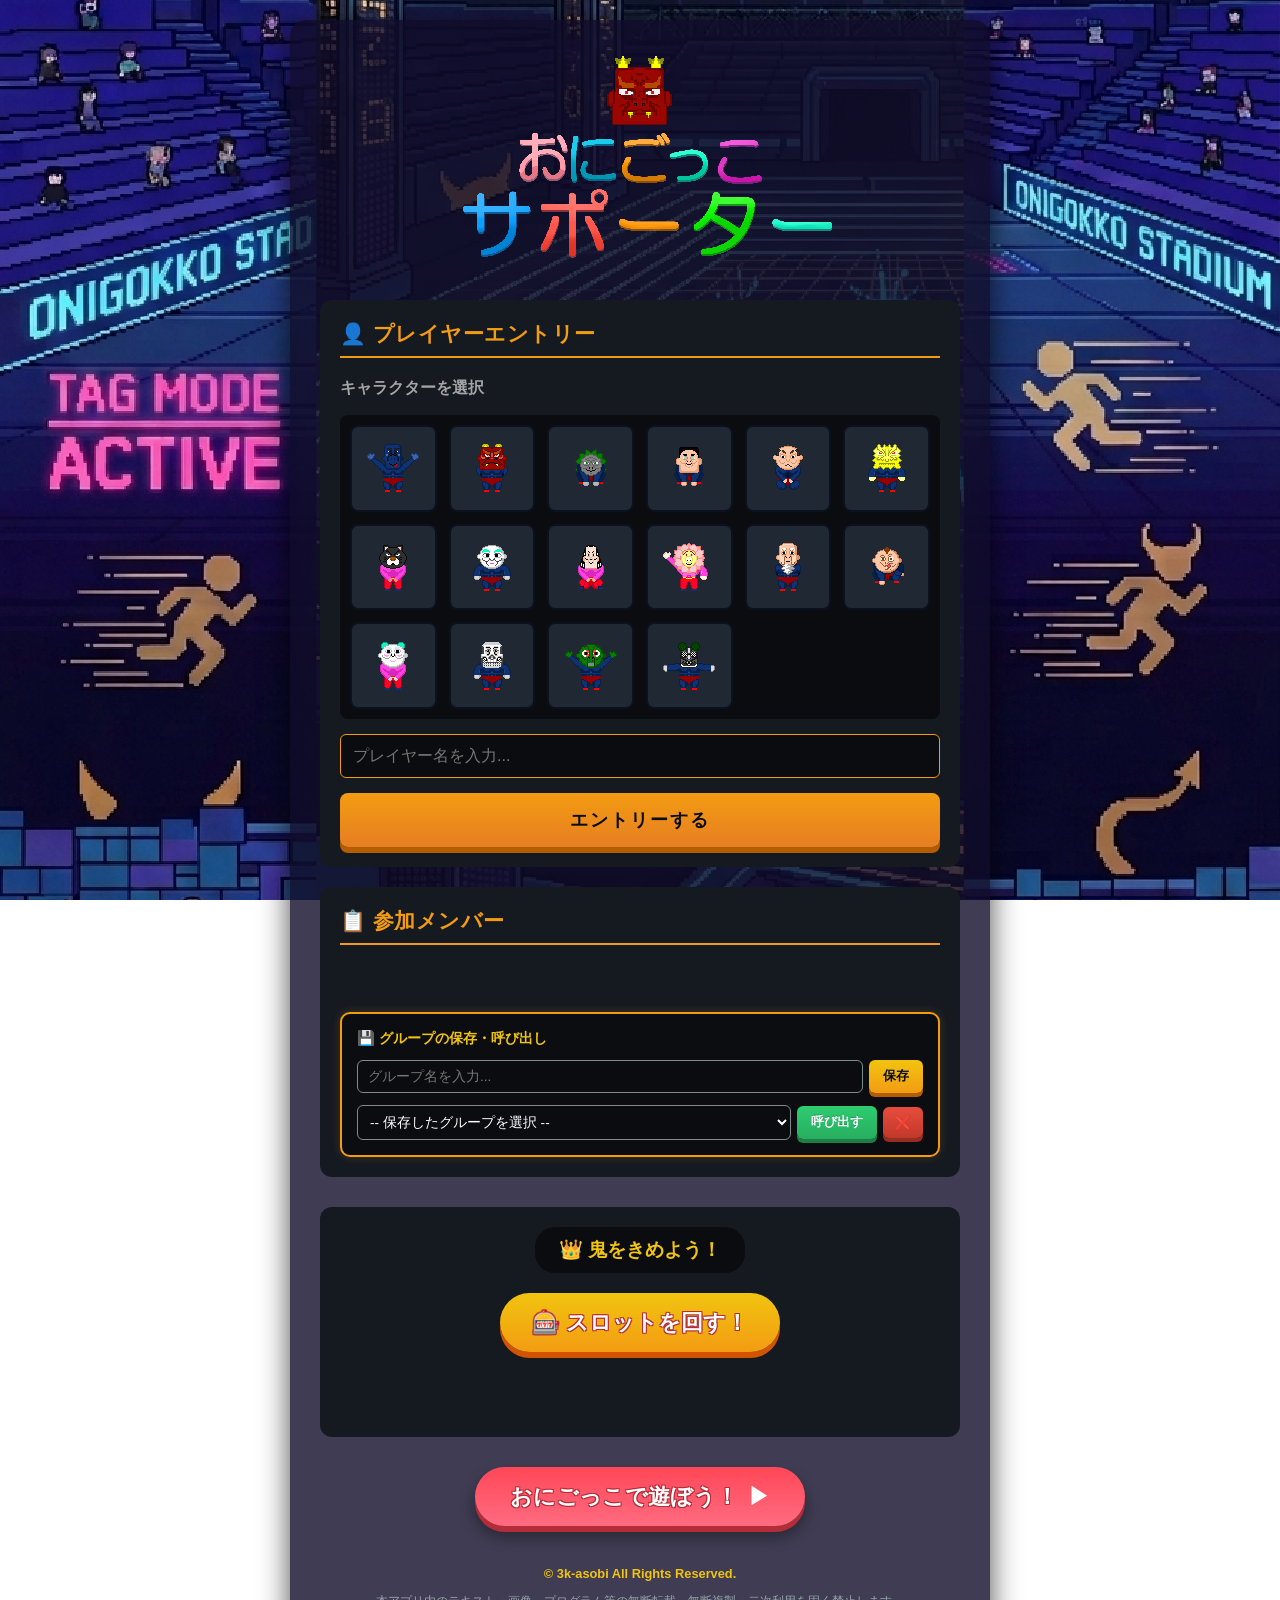
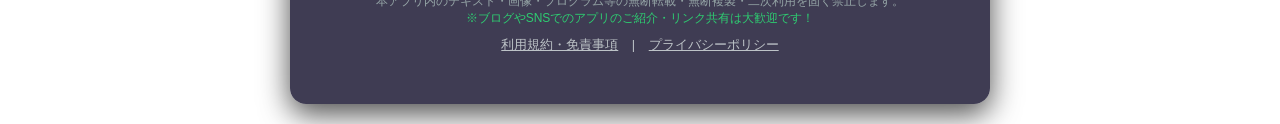
<file: index.html>
<!DOCTYPE html>
<html lang="ja">
<head>
    <link rel="icon" type="image/png" href="./favicon-96x96.png" sizes="96x96" />
    <link rel="icon" type="image/svg+xml" href="./favicon.svg" />
    <link rel="shortcut icon" href="./favicon.ico" />
    <link rel="apple-touch-icon" sizes="180x180" href="./apple-touch-icon.png" />
    <meta name="apple-mobile-web-app-title" content="おにごっこサポーター" />
    <!-- 修正後（crossorigin を追加し、読み込みエラーを完全に防止） -->
<link rel="manifest" href="./site.webmanifest" crossorigin="use-credentials" />
    <script>
  if ('serviceWorker' in navigator) {
    window.addEventListener('load', () => {
      navigator.serviceWorker.register('./sw.js')
        .then(reg => console.log('SW registered:', reg))
        .catch(err => console.log('SW registration failed:', err));
    });
  }
</script>
    <meta charset="UTF-8">
    <meta name="viewport" content="width=device-width, initial-scale=1.0">
    <title>運動遊びサポートアプリ（おにごっこ系）</title>
    <link rel="stylesheet" href="style.css">
    <style>
        /* 💾 グループ保存・呼び出しエリア用の追加スタイル（ゴールド枠パターン） */
        .group-save-box {
            background: rgba(11, 12, 16, 0.9); /* 少し深めの黒背景 */
            border: 2px solid #f39c12;         /* ゴールドの実線枠 */
            box-shadow: 0 0 10px rgba(243, 156, 18, 0.2); /* ほんのり光るエフェクト */
            padding: 15px;
            border-radius: 10px;
            margin-top: 20px;
            text-align: left;
            box-sizing: border-box;
            width: 100%;
        }
        .group-save-title {
            font-size: 0.9rem;
            color: #f1c40f;
            font-weight: bold;
            margin-bottom: 12px;
            display: flex;
            align-items: center;
            gap: 5px;
        }
        .group-input-row {
            display: flex;
            gap: 6px;
            margin-bottom: 12px;
            width: 100%;
            box-sizing: border-box;
        }
        .group-input-row input {
            flex: 1;
            min-width: 0;
            padding: 8px 10px;
            background-color: #0b0c10;
            border: 1px solid #7f8c8d;
            border-radius: 6px;
            color: white;
            font-size: 0.85rem;
            box-sizing: border-box;
        }

        /* 🖲️ 【共通】立体3Dボタンの基礎デザイン */
        .btn-3d-base {
            border: none;
            font-weight: bold;
            cursor: pointer;
            font-size: 0.8rem;
            white-space: nowrap;
            flex-shrink: 0;
            border-radius: 6px;
            transition: transform 0.05s ease, box-shadow 0.05s ease;
            position: relative;
            outline: none;
            display: inline-flex;
            align-items: center;
            justify-content: center;
        }
        /* クリック（アクティブ）したときに沈み込むアニメーション */
        .btn-3d-base:active {
            transform: translateY(3px); /* 3px下に沈む */
        }

        /* 🟨 1. 保存ボタン（ゴールド） */
        .btn-group-save {
            background: linear-gradient(180deg, #f1c40f, #f39c12);
            color: #0b0c10;
            padding: 8px 14px;
            box-shadow: 0 4px 0 #b35d00; /* 下側の厚み */
        }
        .btn-group-save:hover {
            background: linear-gradient(180deg, #f39c12, #f1c40f);
        }
        .btn-group-save:active {
            box-shadow: 0 1px 0 #b35d00;
        }

        .group-select-row {
            display: flex;
            gap: 6px;
            align-items: center;
            width: 100%;
            box-sizing: border-box;
        }
        .group-select-row select {
            flex: 1;
            min-width: 0;
            padding: 8px;
            background-color: #0b0c10;
            border: 1px solid #7f8c8d;
            border-radius: 6px;
            color: white;
            font-size: 0.85rem;
            box-sizing: border-box;
        }

        /* 🟩 2. 呼び出すボタン（グリーン） */
        .btn-group-load {
            background: linear-gradient(180deg, #2ecc71, #27ae60);
            color: white;
            padding: 8px 14px;
            box-shadow: 0 4px 0 #1e7e43;
            text-shadow: 0 -1px 0 rgba(0, 0, 0, 0.2);
        }
        .btn-group-load:hover {
            background: linear-gradient(180deg, #27ae60, #2ecc71);
        }
        .btn-group-load:active {
            box-shadow: 0 1px 0 #1e7e43;
        }

        /* 🟥 3. 削除バツボタン（レッド） */
        .btn-group-delete {
            background: linear-gradient(180deg, #e74c3c, #c0392b);
            color: white;
            padding: 8px 12px;
            box-sizing: border-box;
            box-shadow: 0 4px 0 #962d22;
        }
        .btn-group-delete:hover {
            background: linear-gradient(180deg, #c0392b, #e74c3c);
        }
        .btn-group-delete:active {
            box-shadow: 0 1px 0 #962d22;
        }

        /* 🟧 【新規】エントリーする専用 3Dメインボタン */
        .btn-entry-3d {
            width: 100%;
            padding: 15px;
            font-size: 1.1rem !important; /* 文字を少し大きく */
            letter-spacing: 2px;
            background: linear-gradient(180deg, #f39c12, #e67e22) !important; /* オレンジ系のグラデーション */
            color: #0b0c10 !important;
            box-shadow: 0 6px 0 #b35d00 !important; /* 太めの立体シャドウ */
            border-radius: 8px !important;
        }
        .btn-entry-3d:hover {
            background: linear-gradient(180deg, #e67e22, #f39c12) !important;
        }
        .btn-entry-3d:active {
            transform: translateY(5px) !important; /* 大きめボタンなので多めに沈ませる */
            box-shadow: 0 1px 0 #b35d00 !important;
        }

        /* 📜 利用規約・プライバシーポリシー用モーダル表示スタイル */
        .modal-overlay {
            display: none;
            position: fixed;
            top: 0;
            left: 0;
            width: 100vw;
            height: 100vh;
            background: rgba(0, 0, 0, 0.85);
            z-index: 2000;
            justify-content: center;
            align-items: center;
            padding: 20px;
            box-sizing: border-box;
        }
        .modal-body {
            background: #1e272e;
            border: 3px solid #f1c40f;
            border-radius: 15px;
            max-width: 550px;
            width: 100%;
            padding: 20px;
            box-shadow: 0 10px 30px rgba(0,0,0,0.8);
            text-align: left;
            max-height: 80vh;
            overflow-y: auto;
            color: #ecf0f1;
            font-size: 0.9rem;
            line-height: 1.6;
            box-sizing: border-box;
        }
        .modal-body h2 {
            color: #f1c40f;
            text-align: center;
            margin-top: 0;
            margin-bottom: 15px;
            font-size: 1.4rem;
        }
        .modal-body h3 {
            color: #2ecc71;
            font-size: 1.05rem;
            margin-top: 15px;
            margin-bottom: 5px;
            border-left: 4px solid #2ecc71;
            padding-left: 8px;
        }
        .modal-body ul {
            padding-left: 20px;
            margin: 5px 0;
        }
        .modal-body a {
            color: #3498db;
            text-decoration: underline;
        }
    </style>
</head>
<body>
    <div id="app">
        <!-- 🛠️ タイトルロゴ -->
        <h1 class="logo-container">
            <img src="title-logo.png" alt="おにごっこサポーター" class="main-title-logo">
        </h1>
        
        <!-- 1. キャラクターエントリーエリア -->
        <div class="setup-section">
            <h2>👤 プレイヤーエントリー</h2>
            
            <h3>キャラクターを選択</h3>
            <div class="char-grid" id="char-grid"></div>

            <!-- 名前入力欄 -->
            <div class="input-group" style="margin-top: 15px; margin-bottom: 15px;">
                <input type="text" id="player-name" placeholder="プレイヤー名を入力...">
            </div>

            <!-- エントリーするボタン -->
            <button id="btn-entry" class="btn-3d-base btn-entry-3d">エントリーする</button>
        </div>

        <!-- 🔴 3. 登録済みプレイヤー一覧 -->
        <div class="players-section" style="margin-top: 20px;">
            <h2>📋 参加メンバー</h2>
            
            <div class="player-list" id="player-list" style="box-sizing: border-box; width: 100%; padding: 15px;">
                <!-- JavaScriptから動的にプレイヤー追加 -->
            </div>

            <!-- 💾 グループ保存・呼び出し機能エリア（ゴールド枠×深め背景） -->
            <div class="group-save-box">
                <div class="group-save-title">💾 グループの保存・呼び出し</div>
                
                <!-- 新規保存 -->
                <div class="group-input-row">
                    <input type="text" id="group-name-input" placeholder="グループ名を入力...">
                    <button class="btn-3d-base btn-group-save" onclick="saveCurrentGroup()">保存</button>
                </div>
                
                <!-- 呼び出しと削除 -->
                <div class="group-select-row">
                    <select id="group-select">
                        <option value="">-- 保存したグループを選択 --</option>
                    </select>
                    <button class="btn-3d-base btn-group-load" onclick="loadSelectedGroup()">呼び出す</button>
                    <button class="btn-3d-base btn-group-delete" onclick="deleteSelectedGroup()" title="削除">❌</button>
                </div>
            </div>
        </div>

        <!-- 2. オニ選出エリア -->
        <div class="oni-section" style="margin-top: 30px; text-align: center;">
            <p>👑 鬼をきめよう！</p>
            <button type="button" id="btn-open-slot" class="btn-next-step" style="background: linear-gradient(180deg, #f1c40f, #f39c12); box-shadow: 0px 6px 0px #d35400; white-space: nowrap; display: inline-flex; align-items: center; justify-content: center; gap: 8px;">
                <span>🎰 スロットを回す！</span>
            </button>
            <div id="oni-result" class="oni-result-box" style="margin-top: 15px;"></div>
        </div>

        <!-- 🎮 次の画面へ進むボタンエリア -->
        <div class="navigation-area" id="nav-to-selection">
            <button type="button" class="btn-next-step" onclick="localStorage.setItem('selectedGameType', 'normal'); location.href='game.html';">
                <span>おにごっこで遊ぼう！</span>
                <i class="arrow-icon">▶</i>
            </button>
        </div>

        <!-- 🏃‍♂️ おにごっこ種類選択エリア（最初は非表示） -->
        <div class="game-selection-section" id="game-selection-section" style="display: none;">
            <h2>🏃‍♂️ おにごっこをはじめよう！</h2>
            
            <div class="game-card-grid">
                <!-- おにごっこのみ保持 -->
                <div class="game-card">
                    <div class="game-card-icon">🏃‍♂️</div>
                    <h3>おにごっこ</h3>
                    <p>鬼にタッチされないように、コート内を全力でかけまわろう！</p>
                    <button class="select-game-btn" onclick="localStorage.setItem('selectedGameType', 'normal'); location.href='game.html';">これであそぶ！</button>
                </div>
            </div>

            <!-- もどるボタン -->
            <button type="button" class="btn-back" onclick="goBackToEntry()">⬅ エントリー画面にもどる</button>
        </div>

        <!-- 🦶 フッター（著作権表記・利用規約・プライバシーポリシー リンク） -->
<footer style="margin-top: 40px; margin-bottom: 20px; text-align: center; font-size: 0.8rem; color: #bdc3c7;">
    <p style="margin-bottom: 8px; font-weight: bold; color: #f1c40f;">© 3k-asobi All Rights Reserved.</p>
    <p style="margin-bottom: 10px; font-size: 0.75rem; color: #95a5a6; line-height: 1.4;">
        本アプリ内のテキスト・画像・プログラム等の無断転載・無断複製・二次利用を固く禁止します。<br>
        <span style="color: #2ecc71;">※ブログやSNSでのアプリのご紹介・リンク共有は大歓迎です！</span>
    </p>
    <div>
        <a href="#" onclick="openLegalModal('modal-terms'); return false;" style="color: #bdc3c7; text-decoration: underline; margin: 0 10px;">利用規約・免責事項</a> | 
        <a href="#" onclick="openLegalModal('modal-privacy'); return false;" style="color: #bdc3c7; text-decoration: underline; margin: 0 10px;">プライバシーポリシー</a>
    </div>
</footer>

    </div>

    <!-- 📜 利用規約・免責事項 モーダル -->
    <div id="modal-terms" class="modal-overlay">
        <div class="modal-body">
            <h2>利用規約・免責事項</h2>
            
            <h3>1. 安全管理および免責事項</h3>
            <ul>
                <li>本アプリケーション（以下「本アプリ」）はおにごっこ等の運動遊びをサポートするためのタイマー・進行補助ツールです。</li>
                <li>プレイする際は、周囲の状況や安全を十分確認し、怪我のないよう各自の責任においてご使用ください。</li>
                <li>本アプリの使用中に発生した事故、怪我、トラブル、端末の破損、紛失等について、制作者は一切の責任を負いかねます。</li>
            </ul>

            <h3>2. 禁止事項</h3>
            <ul>
                <li>本アプリのプログラムや素材の不正な再配布、無断での商用転用、リバースエンジニアリング等を禁止します。</li>
            </ul>

            <h3>3. 使用音源素材の権利表記</h3>
            <p>本アプリ内で使用している音声素材の著作権は、以下の提供元サイト様に帰属します。</p>
            <ul>
                <li>BGM素材: <a href="https://amachamusic.chagasi.com/" target="_blank" rel="noopener">甘茶の音楽工房</a></li>
                <li>効果音素材: <a href="https://taira-komori.net/" target="_blank" rel="noopener">小森平の使い方</a></li>
            </ul>

            <h3>4. サービスの変更・停止</h3>
            <ul>
                <li>本アプリは予告なく内容の変更、更新、または公開の停止を行う場合があります。</li>
            </ul>

            <button class="btn-3d-base btn-entry-3d" style="margin-top: 20px; padding: 10px !important; font-size: 0.95rem !important;" onclick="closeLegalModal('modal-terms')">閉じる</button>
        </div>
    </div>

    <!-- 🔒 プライバシーポリシー モーダル -->
    <div id="modal-privacy" class="modal-overlay">
        <div class="modal-body">
            <h2>プライバシーポリシー</h2>
            
            <h3>1. 個人情報の収集・利用について</h3>
            <p>本アプリでは、ユーザーの個人情報（氏名、電話番号、メールアドレス、位置情報等）をサーバー等へ送信・収集することは一切ありません。</p>

            <h3>2. データの保存方法</h3>
            <p>登録されたプレイヤー名や保存したグループ情報、ゲームの履歴データは、お使いの端末（ブラウザの LocalStorage 機能）内にのみローカル保存されます。第三者にデータが共有・送信されることはありません。</p>

            <h3>3. データの消去方法</h3>
            <p>保存されたデータは、お使いのブラウザの閲覧履歴やサイトデータを消去することで、いつでも完全に削除することができます。</p>

            <button class="btn-3d-base btn-entry-3d" style="margin-top: 20px; padding: 10px !important; font-size: 0.95rem !important;" onclick="closeLegalModal('modal-privacy')">閉じる</button>
        </div>
    </div>

    <div id="flash-screen" class="flash-effect"></div>

    <!-- ⚙️ モーダル制御用インラインJS -->
    <script>
        function openLegalModal(id) {
            document.getElementById(id).style.display = 'flex';
        }
        function closeLegalModal(id) {
            document.getElementById(id).style.display = 'none';
        }
    </script>
    <script src="app.js"></script>
</body>
</html>
</file>
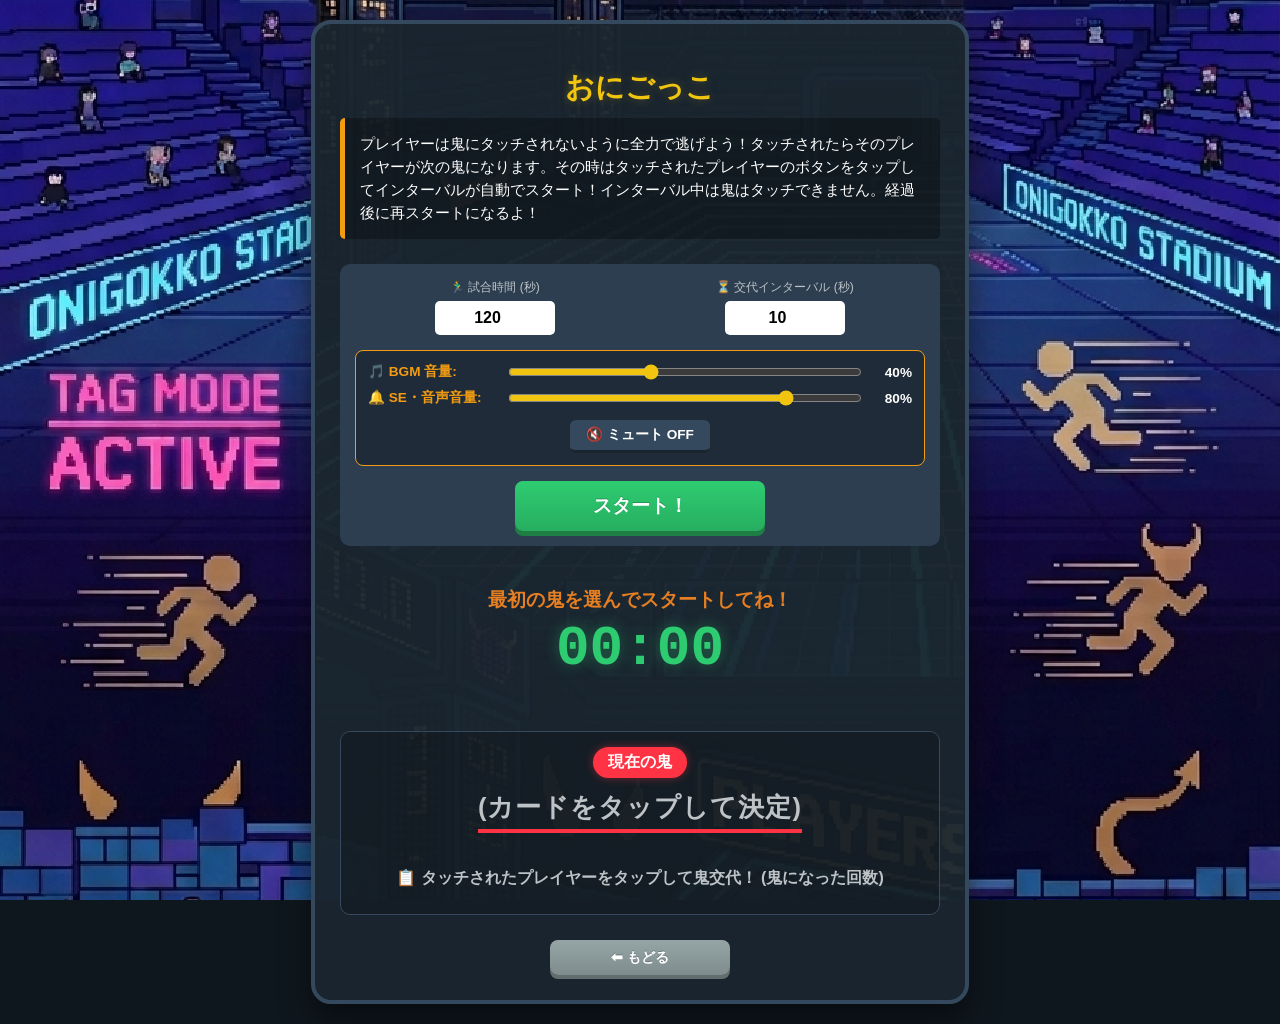
<file: game.html>
<!DOCTYPE html>
<html lang="ja">
<head>
    <meta charset="UTF-8">
    <meta name="viewport" content="width=device-width, initial-scale=1.0">
    <title>プレイサポートルーム 🏃‍♂️</title>
    <link rel="stylesheet" href="style.css">
    <style>
        body {
            background-color: #0f171e;
            color: #ffffff;
            font-family: 'Helvetica Neue', Arial, sans-serif;
            display: flex;
            justify-content: center;
            align-items: center;
            min-height: 100vh;
            margin: 0;
            padding: 20px;
            box-sizing: border-box;
        }
        .game-container {
            background: rgba(26, 37, 47, 0.95);
            border: 4px solid #34495e;
            border-radius: 20px;
            padding: 25px;
            box-shadow: 0 15px 30px rgba(0,0,0,0.5);
            max-width: 600px;
            width: 100%;
            text-align: center;
            position: relative;
        }
        .game-title {
            color: #f1c40f;
            font-size: 1.8rem;
            margin-bottom: 10px;
            text-shadow: 0 0 10px rgba(241, 196, 15, 0.3);
        }
        .rule-box {
            background: rgba(0,0,0,0.3);
            border-left: 5px solid #f39c12;
            padding: 15px;
            border-radius: 5px;
            text-align: left;
            margin-bottom: 25px;
            font-size: 0.95rem;
            line-height: 1.5;
        }
        .setup-box {
            background: #2c3e50;
            padding: 15px;
            border-radius: 10px;
            margin-bottom: 20px;
        }
        .settings-grid {
            display: grid;
            grid-template-columns: 1fr 1fr;
            gap: 10px;
            margin-bottom: 15px;
            align-items: flex-end;
        }
        .setting-item label {
            display: block;
            font-size: 0.75rem;
            color: #bdc3c7;
            margin-bottom: 5px;
            white-space: nowrap;
            text-align: center;
        }
        .setting-item input {
            width: 100%;
            max-width: 120px;
            margin: 0 auto;
            display: block;
            padding: 8px 4px;
            border-radius: 5px;
            border: none;
            text-align: center;
            font-size: 1rem;
            font-weight: bold;
            box-sizing: border-box;
        }
        
        /* 🔊 音設定パネル用のスタイル */
        .sound-settings-box {
            background: rgba(0, 0, 0, 0.3);
            border: 1px solid #f39c12;
            padding: 12px;
            border-radius: 8px;
            margin-bottom: 15px;
        }
        .sound-setting-row {
            display: flex;
            align-items: center;
            justify-content: space-between;
            margin-bottom: 8px;
            font-size: 0.85rem;
        }
        .sound-setting-row:last-child {
            margin-bottom: 0;
            justify-content: center;
        }
        .sound-setting-row label {
            color: #f39c12;
            font-weight: bold;
            width: 130px; /* 💡 ラベル幅を広げて重なりを解消 */
            white-space: nowrap;
            text-align: left;
            flex-shrink: 0;
        }
        .sound-setting-row input[type="range"] {
            flex: 1;
            margin: 0 10px;
            accent-color: #f1c40f;
            cursor: pointer;
            min-width: 0;
        }
        .sound-val-text {
            color: #fff;
            width: 40px;
            text-align: right;
            font-weight: bold;
            flex-shrink: 0;
        }
        .btn-mute-3d {
            background: #34495e;
            color: #fff;
            border: none;
            border-bottom: 3px solid #1a252f;
            padding: 6px 16px;
            border-radius: 6px;
            cursor: pointer;
            font-size: 0.85rem;
            font-weight: bold;
            margin-top: 5px;
        }
        .btn-mute-3d:active {
            transform: translateY(2px);
            border-bottom-width: 1px;
        }

        .status-container {
            display: flex;
            flex-direction: column;
            align-items: center;
            justify-content: center;
            margin: 20px 0;
            min-height: 140px;
            width: 100%;
        }
        .timer-status-top {
            font-size: 1.2rem;
            color: #e67e22;
            font-weight: bold;
            line-height: 1.3;
        }
        .timer-display {
            font-size: 3.5rem;
            font-weight: 900;
            color: #2ecc71;
            margin: 8px 0;
            font-family: monospace;
            text-shadow: 0 0 15px rgba(46, 204, 113, 0.4);
            line-height: 1;
        }
        .timer-status-bottom {
            font-size: 1.2rem;
            color: #e67e22;
            font-weight: bold;
            line-height: 1.3;
        }

        .btn-3d-base {
            border: none;
            font-weight: bold;
            cursor: pointer;
            border-radius: 8px;
            transition: transform 0.05s ease, box-shadow 0.05s ease;
            position: relative;
            outline: none;
            display: inline-flex;
            align-items: center;
            justify-content: center;
        }
        .btn-3d-base:active {
            transform: translateY(4px) !important;
        }

        .btn-start-3d {
            background: linear-gradient(180deg, #2ecc71, #27ae60);
            color: white;
            padding: 12px 30px;
            font-size: 1.2rem;
            width: 100%;
            max-width: 250px;
            box-shadow: 0 5px 0 #1e7e43;
            text-shadow: 0 -1px 0 rgba(0, 0, 0, 0.2);
        }
        .btn-start-3d:hover {
            background: linear-gradient(180deg, #27ae60, #2ecc71);
        }
        .btn-start-3d:active {
            box-shadow: 0 1px 0 #1e7e43 !important;
        }

        .btn-start-3d.stop {
            background: linear-gradient(180deg, #e74c3c, #c0392b) !important;
            box-shadow: 0 5px 0 #962d22 !important;
        }
        .btn-start-3d.stop:hover {
            background: linear-gradient(180deg, #c0392b, #e74c3c) !important;
        }
        .btn-start-3d.stop:active {
            box-shadow: 0 1px 0 #962d22 !important;
        }

        .btn-back-3d {
            background: linear-gradient(180deg, #95a5a6, #7f8c8d);
            color: white;
            padding: 8px 20px;
            font-size: 0.9rem;
            width: 100%;
            max-width: 180px;
            box-shadow: 0 4px 0 #626d6e;
            text-shadow: 0 -1px 0 rgba(0, 0, 0, 0.2);
        }
        .btn-back-3d:hover {
            background: linear-gradient(180deg, #7f8c8d, #95a5a6);
        }
        .btn-back-3d:active {
            box-shadow: 0 1px 0 #626d6e !important;
        }

        .oni-management-box {
            margin-top: 25px;
            background: rgba(0,0,0,0.2);
            padding: 15px;
            border-radius: 10px;
            border: 1px solid #34495e;
        }
        .current-oni-badge {
            background: #ff3344;
            color: white;
            padding: 5px 15px;
            border-radius: 20px;
            font-weight: bold;
            display: inline-block;
            margin-bottom: 12px;
            box-shadow: 0 0 10px rgba(255,51,68,0.4);
        }
        .current-oni-display-wrapper {
            display: inline-block;
            padding-bottom: 4px;
            border-bottom: 4px solid #ff3344;
            margin-bottom: 15px;
            min-width: 140px;
        }
        .member-counter-grid {
            display: grid;
            grid-template-columns: repeat(auto-fill, minmax(110px, 1fr));
            gap: 10px;
            margin-top: 10px;
        }
        .counter-card {
            background: #1a252f;
            border: 2px solid #34495e;
            border-radius: 8px;
            padding: 8px;
            text-align: center;
            cursor: pointer;
            position: relative;
        }
        .counter-card.is-oni {
            border-color: #ff3344;
            background: rgba(255, 51, 68, 0.1);
        }
        
        .counter-count {
            font-size: 1.2rem;
            font-weight: bold;
            color: #f1c40f;
            margin-top: 3px;
            display: block;
        }

        .count-number {
            display: inline-block;
            border-bottom: 3px solid #f1c40f !important;
            padding-bottom: 1px;
            line-height: 1;
        }

        .result-overlay {
            display: none;
            position: fixed;
            top: 0;
            left: 0;
            width: 100vw;
            height: 100vh;
            background: rgba(0, 0, 0, 0.85);
            z-index: 1000;
            justify-content: center;
            align-items: center;
            padding: 20px;
            box-sizing: border-box;
        }
        .result-modal {
            background: #1e272e;
            border: 4px solid #f1c40f;
            border-radius: 20px;
            max-width: 500px;
            width: 100%;
            padding: 25px;
            box-shadow: 0 10px 30px rgba(0, 0, 0, 0.8);
            text-align: center;
            animation: popIn 0.3s ease-out;
            max-height: 90vh;
            overflow-y: auto;
        }
        @keyframes popIn {
            0% { transform: scale(0.9); opacity: 0; }
            100% { transform: scale(1); opacity: 1; }
        }
        .result-title {
            color: #f1c40f;
            font-size: 1.8rem;
            margin-top: 0;
            margin-bottom: 20px;
            text-shadow: 0 0 10px rgba(241, 196, 15, 0.5);
        }
        .result-winners {
            background: rgba(46, 204, 113, 0.1);
            border: 2px solid #2ecc71;
            padding: 12px;
            border-radius: 10px;
            margin-bottom: 12px;
            display: flex;
            flex-direction: column;
            align-items: center;
        }
        .winner-names {
            font-size: 1.3rem;
            font-weight: bold;
            color: #2ecc71;
            margin-top: 5px;
            display: inline-block;
            text-align: left;
            word-break: break-all;
            max-width: 100%;
        }
        .result-mvp {
            background: rgba(241, 196, 15, 0.15);
            border: 2px solid #f1c40f;
            padding: 15px;
            border-radius: 10px;
            margin-bottom: 20px;
            display: flex;
            flex-direction: column;
            align-items: center;
        }
        .mvp-names {
            font-size: 1.7rem;
            font-weight: bold;
            color: #f1c40f;
            margin-top: 5px;
            text-shadow: 0 0 8px rgba(241, 196, 15, 0.4);
            display: inline-block;
            text-align: left;
            word-break: break-all;
            max-width: 100%;
        }
        .result-section-title {
            font-size: 1.1rem;
            color: #bdc3c7;
            margin-top: 15px;
            margin-bottom: 8px;
            text-align: left;
            border-left: 4px solid #34495e;
            padding-left: 8px;
        }
        .history-list {
            background: rgba(0, 0, 0, 0.3);
            padding: 12px;
            border-radius: 8px;
            text-align: left;
            font-size: 0.95rem;
            line-height: 1.6;
            margin-bottom: 15px;
            word-wrap: break-word;
        }
        .history-step {
            display: inline-block;
            background: #c0392b;
            color: white;
            padding: 2px 8px;
            border-radius: 4px;
            font-size: 0.85rem;
            margin: 3px;
        }
        .history-arrow {
            color: #bdc3c7;
            font-weight: bold;
            margin: 0 2px;
        }
        .result-scores {
            background: rgba(0, 0, 0, 0.3);
            padding: 12px;
            border-radius: 8px;
            margin-bottom: 25px;
        }
        .score-row {
            display: flex;
            justify-content: space-between;
            padding: 6px 0;
            border-bottom: 1px dashed #34495e;
            font-size: 0.95rem;
        }
        .score-row:last-child {
            border-bottom: none;
        }
    </style>
    <script src="game-common.js" defer></script>
    <script src="game-normal.js" defer></script>
</head>
<body>

    <!-- 🎵 BGM用オーディオタグ -->
    <audio id="bgm-horror" src="horror-bgm.mp3" loop preload="auto"></audio>
    
    <!-- 🔊 カウントダウン効果音用オーディオタグ -->
    <audio id="se-count" src="interval-count.mp3" preload="auto"></audio>

    <div class="game-container">
        <h1 id="game-title" class="game-title">おにごっこ</h1>
        
        <div id="rule-box" class="rule-box"></div>

        <div id="setup-box" class="setup-box">
            <div class="settings-grid">
                <div class="setting-item">
                    <label>🏃‍♂️ 試合時間 (秒)</label>
                    <input type="number" id="input-game-time" value="180" min="10">
                </div>
                <div class="setting-item">
                    <label>⏳ 交代インターバル (秒)</label>
                    <input type="number" id="input-interval-time" value="10" min="0">
                </div>
            </div>

            <!-- 🔊 音声・音量設定パネル -->
            <div class="sound-settings-box">
                <div class="sound-setting-row">
                    <label for="bgm-volume">🎵 BGM 音量:</label>
                    <input type="range" id="bgm-volume" min="0" max="1" step="0.05" value="0.4">
                    <span id="bgm-volume-val" class="sound-val-text">40%</span>
                </div>
                <div class="sound-setting-row">
                    <label for="se-volume">🔔 SE・音声音量:</label>
                    <input type="range" id="se-volume" min="0" max="1" step="0.05" value="0.8">
                    <span id="se-volume-val" class="sound-val-text">80%</span>
                </div>
                <div class="sound-setting-row">
                    <button id="btn-mute-toggle" class="btn-mute-3d">🔇 ミュート OFF</button>
                </div>
            </div>

            <button id="btn-start" class="btn-3d-base btn-start-3d" onclick="toggleGame()">スタート！</button>
        </div>

        <div class="status-container">
            <div class="timer-status-top" id="timer-status-top">最初の鬼を選んでスタートしてね！</div>
            <div class="timer-display" id="timer-display">00:00</div>
            <div class="timer-status-bottom" id="timer-status-bottom"></div>
        </div>

        <div class="oni-management-box">
            <div>
                <span class="current-oni-badge">現在の鬼</span><br>
                <div class="current-oni-display-wrapper">
                    <div id="current-oni-name" style="font-size: 1.6rem; font-weight: bold; color: #ff3344; letter-spacing: 1px;">
                        (下のカードをタップして決定)
                    </div>
                </div>
            </div>
            
            <h3 style="font-size: 1rem; color: #bdc3c7; margin-top: 20px; margin-bottom: 5px;">
                📋 タッチされたプレイヤーをタップして鬼交代！ (鬼になった回数)
            </h3>
            <div id="counter-grid" class="member-counter-grid"></div>
        </div>

        <button type="button" class="btn-3d-base btn-back-3d" style="margin-top: 25px;" onclick="location.href='index.html'">
            ⬅ もどる
        </button>
    </div>

    <div id="result-overlay" class="result-overlay">
        <div class="result-modal">
            <h2 class="result-title">🏆 結果発表 🏆</h2>
            
            <div class="result-winners" style="padding: 15px;">
                <div style="font-size: 1.1rem; color: #2ecc71; font-weight: bold; margin-bottom: 2px;">🏃‍♂️ 逃げ切り勝者</div>
                <div style="font-size: 0.8rem; color: #27ae60; margin-bottom: 10px;">（最後の鬼以外の全員）</div>
                
                <div style="border-top: 2px dashed rgba(46, 204, 113, 0.4); margin: 0 15px 12px 15px; width: 90%;"></div>
                
                <div id="result-winner-names" class="winner-names" style="font-size: 1.5rem;">-</div>
            </div>

            <div class="result-mvp" style="padding: 15px;">
                <div style="font-size: 1.1rem; color: #f1c40f; font-weight: bold; margin-bottom: 2px;">👑 最優秀逃げ切り賞</div>
                <div style="font-size: 0.8rem; color: #f39c12; margin-bottom: 10px;">（最も鬼になった回数が少ない！）</div>
                
                <div style="border-top: 2px dashed rgba(241, 196, 15, 0.4); margin: 0 15px 12px 15px; width: 90%;"></div>
                
                <div id="result-mvp-names" class="mvp-names" style="font-size: 1.7rem;">-</div>
            </div>

            <div class="result-section-title">📜 鬼になった順番（歴史）</div>
            <div id="result-history" class="history-list"></div>

            <div class="result-section-title">📊 鬼になった回数</div>
            <div id="result-scores" class="result-scores"></div>

            <button class="btn-3d-base btn-start-3d" style="max-width: 200px;" onclick="closeResultModal()">閉じる</button>
        </div>
    </div>

</body>
</html>
</file>
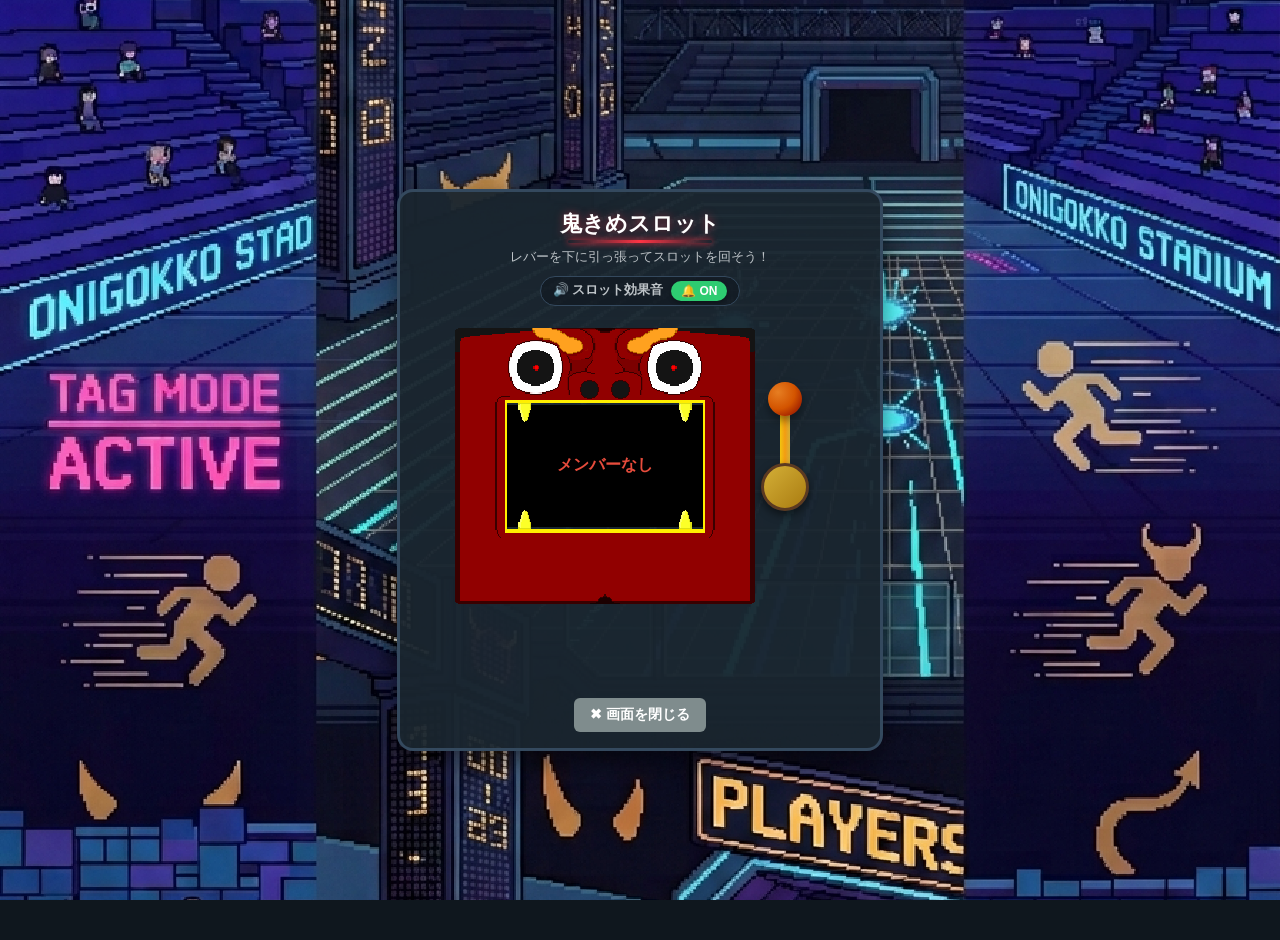
<file: slot.html>
<!DOCTYPE html>
<html lang="ja">
<head>
    <meta charset="UTF-8">
    <meta name="viewport" content="width=device-width, initial-scale=1.0">
    <title>鬼きめスロットマシン 🎰</title>
    <link rel="stylesheet" href="style.css">
    <style>
        /* スロット画面専用の調整 */
        body {
            display: flex;
            justify-content: center;
            align-items: center;
            min-height: 100vh;
            margin: 0;
            background-color: #0f171e;
            color: #ffffff;
            font-family: sans-serif;
        }
        .slot-page-container {
            text-align: center;
            background: rgba(26, 37, 47, 0.95);
            border: 3px solid #34495e;
            border-radius: 16px;
            padding: 16px 20px; /* パディングを削減してコンパクト化 */
            box-shadow: 0 10px 25px rgba(0,0,0,0.5);
            max-width: 440px;   /* 幅を少しキュッと絞る */
            width: 90%;
        }
        
        /* 👑 タイトルエリア */
        .slot-page-title {
            color: #ffffff;
            font-size: 1.4rem; /* サイズ調整 */
            margin: 0 0 4px 0;
            display: inline-block;
            position: relative;
            padding-bottom: 4px;
            font-weight: 900;
            text-shadow: 0 0 8px rgba(255, 51, 68, 0.5);
        }
        .slot-page-title::after {
            content: "";
            position: absolute;
            left: 5%;
            bottom: 0;
            width: 90%;
            height: 3px;
            background: linear-gradient(90deg, transparent, #ff3344, transparent);
            box-shadow: 0 0 6px #ff3344;
            border-radius: 2px;
        }

        /* 🎛️ 音 ON / OFF スイッチパネル（超コンパクト仕様） */
        .sound-toggle-panel {
            background: rgba(15, 23, 30, 0.6);
            border: 1px solid #34495e;
            border-radius: 20px;
            padding: 4px 12px;  /* 上下左右の余白を最小に */
            margin: 10px auto 12px auto;
            display: inline-flex; /* 幅を中身にフィットさせる */
            align-items: center;
            justify-content: center;
            gap: 8px;
        }
        .sound-label {
            font-size: 0.8rem;
            font-weight: bold;
            color: #bdc3c7;
        }
        .btn-sound-toggle {
            background: #2ecc71;
            color: white;
            border: none;
            padding: 3px 10px; /* ボタンサイズ縮小 */
            border-radius: 12px;
            font-size: 0.75rem;
            font-weight: bold;
            cursor: pointer;
            transition: all 0.2s ease;
            box-shadow: 0 2px 4px rgba(0,0,0,0.3);
        }
        /* OFF（ミュート）時のスタイル */
        .btn-sound-toggle.is-off {
            background: #e74c3c;
        }

        /* 📦 宝箱のコンテナ */
        .treasure-chest-container {
            position: relative;
            display: inline-block;
            width: 100%;
            max-width: 300px; 
            margin: 0 -15px;
        }

        .chest-image-bg {
            width: 100%;
            height: auto;
            display: block;
        }

        .slot-window-wrapper {
            position: absolute;
            top: 28%;       
            left: 50%;
            transform: translateX(-50%);
            width: 68%;       
            height: 44%;      
            overflow: hidden;
            z-index: 2;
        }

        .slot-window {
            width: 100%;
            height: 100%;
            display: flex;
            justify-content: center;
            align-items: center;
            background: #000000;
            position: relative;
        }

        .slot-window::before {
            content: "";
            position: absolute;
            left: 0;
            width: 100%;
            height: 60%;
            top: 20%;
            background-color: #ffffff;
            border-top: 4px solid #000000;
            border-bottom: 4px solid #000000;
            box-sizing: border-box;
            display: none;
            z-index: 1;
        }

        @keyframes reelMove {
            0% { transform: translateY(-6px); }
            100% { transform: translateY(6px); }
        }

        .slot-window.spinning::before {
            display: block;
            animation: reelMove 0.06s linear infinite alternate;
        }

        .slot-reel {
            display: flex;
            flex-direction: column;
            width: 100%;
            height: 100%;
            justify-content: center;
            align-items: center;
            position: relative;
            z-index: 3;
        }

        .slot-inner-container {
            display: flex !important;
            flex-direction: column !important; 
            align-items: center !important;
            justify-content: center !important;
            text-align: center;
            width: 100%;
        }

        .char-card {
            background-color: #ffffff;
            padding: 6px;
            border-radius: 8px;
            display: flex;
            flex-direction: column;
            align-items: center;
            justify-content: center;
            box-sizing: border-box;
            width: 110px;
            height: 90px;
        }

        .char-card-name {
            font-weight: bold;
            font-size: 0.95rem;
            margin-top: 4px;
            line-height: 1.2;
        }

        .oni-result-box {
            font-size: 1rem; 
            font-weight: 900;
            color: #ffffff; 
            margin: 12px auto 8px auto;
            padding: 8px 18px;
            background: linear-gradient(145deg, #2c1114, #120507);
            border: 2px solid #ff3344;
            border-radius: 50px; 
            box-shadow: 0 0 15px rgba(255, 51, 68, 0.2);
            display: inline-flex;
            align-items: center;
            justify-content: center;
            opacity: 0;
            transform: scale(0.9);
            transition: all 0.5s cubic-bezier(0.175, 0.885, 0.32, 1.275); 
            white-space: nowrap;          
            max-width: 95%;               
            box-sizing: border-box;       
            overflow: hidden;             
            letter-spacing: 0.05em;
        }

        .oni-result-box.show {
            opacity: 1;
            transform: scale(1);
            text-shadow: 0 0 6px rgba(255, 51, 68, 0.4);
            box-shadow: 0 0 20px rgba(255, 51, 68, 0.6), inset 0 0 10px rgba(255, 51, 68, 0.3);
            border-color: #ff3344;
        }

        .oni-result-name {
            color: #ffff00; 
            font-size: 1.15rem;
            padding: 0 4px; 
            font-weight: 900;
            text-shadow: 0 0 8px rgba(255, 255, 0, 0.8);
            display: inline-block;
        }

        .btn-close {
            background: #7f8c8d;
            color: white;
            border: none;
            padding: 8px 16px;
            border-radius: 6px;
            font-size: 0.85rem;
            font-weight: bold;
            cursor: pointer;
            margin-top: 10px;
        }
    </style>
</head>
<body>

    <div class="slot-page-container">
        <h1 class="slot-page-title">鬼きめスロット</h1>
        <p style="color: #bdc3c7; font-size: 0.8rem; margin: 2px 0 0 0;">レバーを下に引っ張ってスロットを回そう！</p>

        <!-- 🎛️ 音 ON / OFF 設定ボタン（コンパクト化） -->
        <div class="sound-toggle-panel">
            <span class="sound-label">🔊 スロット効果音</span>
            <button type="button" id="btn-sound-toggle" class="btn-sound-toggle">🔔 ON</button>
        </div>

        <!-- スロット全体（宝箱＋レバー） -->
        <div class="slot-machine-wrapper" style="margin: 10px auto;">
            <div id="oni-slot-container" class="treasure-chest-container">
                <img src="chest-body.png" alt="宝箱" class="chest-image-bg">
                <div class="slot-window-wrapper">
                    <div id="slot-window" class="slot-window">
                        <div id="slot-reel" class="slot-reel">
                            <div id="slot-display-name" style="color: #7f8c8d; font-size: 1rem; font-weight: bold;">READY</div>
                        </div>
                    </div>
                </div>
            </div>

            <div class="lever-container">
                <div class="lever-base"></div>
                <div id="slot-lever" class="lever-shaft">
                    <div class="lever-ball"></div>
                </div>
            </div>
        </div>

        <div id="oni-result" class="oni-result-box"></div>

        <div>
            <button type="button" class="btn-close" onclick="window.close()">✖ 画面を閉じる</button>
        </div>
    </div>

    <div id="flash-screen" class="flash-effect"></div>

    <script>
        const players = JSON.parse(localStorage.getItem('registeredPlayers')) || [];
        const slotLever = document.getElementById('slot-lever');
        const slotWindow = document.getElementById('slot-window');
        const slotDisplayName = document.getElementById('slot-display-name');
        const oniResult = document.getElementById('oni-result');
        const flashScreen = document.getElementById('flash-screen');
        let isRolling = false;

        // 🎵 音の ON / OFF フラグ管理（デフォルトは ON）
        let isSoundOn = true;

        const soundToggleBtn = document.getElementById('btn-sound-toggle');

        soundToggleBtn.addEventListener('click', () => {
            isSoundOn = !isSoundOn;
            if (isSoundOn) {
                soundToggleBtn.textContent = "🔔 ON";
                soundToggleBtn.classList.remove('is-off');
            } else {
                soundToggleBtn.textContent = "🔕 OFF";
                soundToggleBtn.classList.add('is-off');
            }
        });

        // Web Audio API
        let audioCtx = null;
        function initAudio() {
            if (!audioCtx) {
                audioCtx = new (window.AudioContext || window.webkitAudioContext)();
            }
        }

        function canPlaySound() {
            return isSoundOn;
        }

        function playLeverSE() {
            if (!canPlaySound()) return;
            initAudio();

            const osc = audioCtx.createOscillator();
            const gain = audioCtx.createGain();
            osc.type = 'triangle';
            osc.frequency.setValueAtTime(150, audioCtx.currentTime);
            osc.frequency.exponentialRampToValueAtTime(40, audioCtx.currentTime + 0.1);
            gain.gain.setValueAtTime(0.3, audioCtx.currentTime);
            gain.gain.linearRampToValueAtTime(0.01, audioCtx.currentTime + 0.1);
            osc.connect(gain);
            gain.connect(audioCtx.destination);
            osc.start();
            osc.stop(audioCtx.currentTime + 0.1);
        }

        function playPiSE() {
            if (!canPlaySound()) return;
            initAudio();

            const osc = audioCtx.createOscillator();
            const gain = audioCtx.createGain();
            osc.type = 'sine';
            osc.frequency.setValueAtTime(880, audioCtx.currentTime);
            gain.gain.setValueAtTime(0.08, audioCtx.currentTime); 
            gain.gain.linearRampToValueAtTime(0.01, audioCtx.currentTime + 0.05);
            osc.connect(gain);
            gain.connect(audioCtx.destination);
            osc.start();
            osc.stop(audioCtx.currentTime + 0.05);
        }

        function playWinSE() {
            if (!canPlaySound()) return;
            initAudio();

            const now = audioCtx.currentTime;
            const notes = [523.25, 659.25, 783.99, 1046.50];
            notes.forEach((freq, index) => {
                const osc = audioCtx.createOscillator();
                const gain = audioCtx.createGain();
                osc.type = 'sine';
                osc.frequency.setValueAtTime(freq, now + index * 0.08);
                
                const duration = index === notes.length - 1 ? 0.6 : 0.08;
                gain.gain.setValueAtTime(0.12, now + index * 0.08);
                gain.gain.linearRampToValueAtTime(0.001, now + index * 0.08 + duration);
                
                osc.connect(gain);
                gain.connect(audioCtx.destination);
                osc.start(now + index * 0.08);
                osc.stop(now + index * 0.08 + duration);
            });
        }

        if (players.length === 0) {
            slotDisplayName.textContent = "メンバーなし";
            slotDisplayName.style.color = "#e74c3c";
        }

        slotLever.addEventListener('click', () => {
            if (isRolling || players.length === 0) return;
            isRolling = true;

            initAudio();
            oniResult.classList.remove('show');

            playLeverSE();

            slotLever.classList.add('pulled');
            setTimeout(() => slotLever.classList.remove('pulled'), 400);

            slotWindow.classList.add('spinning');

            let count = 0;
            const maxCount = 40;
            let currentSpeed = 50;

            function shuffleShuffle() {
                const randomPlayer = players[Math.floor(Math.random() * players.length)];
                
                slotDisplayName.innerHTML = `
                    <div class="slot-inner-container">
                        <div class="char-card">
                            <img src="${randomPlayer.icon}" style="width:50px; height:50px; object-fit:contain; display:block;">
                            <div class="char-card-name" style="color:#000000 !important;">
                                ${randomPlayer.name}
                            </div>
                        </div>
                    </div>
                `;
                
                requestAnimationFrame(() => {
                    requestAnimationFrame(() => {
                        playPiSE();
                    });
                });

                count++;

                if (count < maxCount) {
                    if (count > 25) currentSpeed += 20; 
                    if (count > 34) currentSpeed += 50; 
                    setTimeout(shuffleShuffle, currentSpeed);
                } else {
                    const winner = players[Math.floor(Math.random() * players.length)];
                    slotWindow.classList.remove('spinning');
                    
                    slotDisplayName.innerHTML = `
                        <div class="slot-inner-container">
                            <div class="char-card">
                                <img src="${winner.icon}" style="width:50px; height:50px; object-fit:contain; display:block;">
                                <div class="char-card-name" style="color:#003366 !important; font-size:1rem;">
                                    ${winner.name}
                                </div>
                            </div>
                        </div>
                    `;
                    
                    requestAnimationFrame(() => {
                        requestAnimationFrame(() => {
                            playWinSE();
                        });
                    });

                    oniResult.innerHTML = `鬼は 「<span class="oni-result-name">${winner.name}</span>」 に決まり！`;
                    oniResult.classList.add('show');
                    flashScreen.classList.add('active');
                    setTimeout(() => flashScreen.classList.remove('active'), 300);

                    localStorage.setItem('latestOniResult', winner.name);
                    isRolling = false;
                }
            }

            setTimeout(shuffleShuffle, 100);
        });
    </script>
</body>
</html>
</file>
<file: style.css>
/* ==========================================
   アプリ全体の基本デザイン
   ========================================== */
body {
    /* 🔽 シャープで読みやすいフォント */
    font-family: 'Helvetica Neue', Arial, sans-serif;
    
    /* 🏟️ ドット絵スタジアム背景を画面いっぱいに表示する設定 */
    background-image: url('background.png'); 
    background-size: cover;          /* 画面の縦横比に合わせて隙間なく引き伸ばす */
    background-position: center;     /* 画面が狭くなっても常に画像の中央を基準にする */
    background-attachment: fixed;    /* スクロールしても背景だけは固定する */
    image-rendering: pixelated;      /* ドット絵がボヤけずクッキリ表示されるおまじない */
    
    color: #c5c6c7;
    margin: 0;
    padding: 20px;
    display: flex;
    justify-content: center;
    align-items: center;
    min-height: 100vh;
}

#app {
    background-color: rgba(15, 12, 41, 0.8); 
    border-radius: 16px;
    padding: 30px;
    width: 100%;
    max-width: 700px;
    
    box-shadow: 0 10px 30px rgba(0, 0, 0, 0.7);
    box-sizing: border-box;
}

/* 🎮 作成された画像ロゴのレスポンシブ設定 */
h1.logo-container {
    margin-top: 0;
    margin-bottom: 25px;
    text-align: center;
    display: flex;
    justify-content: center;
    align-items: center;
    background: transparent;
    border: none;
    overflow: visible;
}

/* 👹 ロゴ画像本体のクオリティ向上設定 */
.main-title-logo {
    width: 100%;
    max-width: 450px;
    height: auto;
    object-fit: contain;
    flex-shrink: 0;
    image-rendering: -moz-crisp-edges;
    image-rendering: -webkit-crisp-edges;
    image-rendering: pixelated;
    image-rendering: crisp-edges;
}

h2 {
    color: #f39c12;
    font-size: 1.3rem;
    border-bottom: 2px solid #f39c12;
    padding-bottom: 8px;
    margin-top: 0;
    letter-spacing: 0.5px;
}

h3 {
    font-size: 1rem;
    color: #a4a5a6;
    margin-top: 20px;
}

/* 入力エリア ＆ 各セクションのグループ背景 */
.setup-section, .oni-section, .players-section {
    background: #151a21;
    padding: 20px;
    border-radius: 12px;
    margin-bottom: 20px;
    box-sizing: border-box;
}

.input-group input {
    width: 100%;
    padding: 12px;
    background-color: #0b0c10;
    border: 1px solid #f39c12;
    border-radius: 6px;
    color: white;
    font-size: 1rem;
    box-sizing: border-box;
}

/* 👥 キャラクター選択グリッド */
.char-grid {
    display: grid;
    grid-template-columns: repeat(auto-fill, minmax(80px, 1fr));
    gap: 12px;
    margin: 15px 0;
    padding: 10px;
    background: #0b0c10;
    border-radius: 8px;
    min-height: 90px;
}

/* キャラ選択のカード外枠 */
.char-card {
    background: #1f2833;
    border: 2px solid #0b111e;
    border-radius: 8px;
    aspect-ratio: 1 / 1;
    cursor: pointer;
    display: flex;
    align-items: center;
    justify-content: center;
    transition: all 0.2s ease;
    overflow: hidden;
    position: relative;
    box-sizing: border-box;
}

.char-card:hover {
    border-color: #f39c12;
    transform: translateY(-2px);
}

.char-card.selected {
    border-color: #f1c40f;
    box-shadow: 0 0 15px #f1c40f;
    transform: scale(1.05);
}

.char-card img {
    width: 64px !important;
    height: 64px !important;
    object-fit: contain !important;
    display: block;
    margin: 0 auto;
    image-rendering: pixelated !important;
    image-rendering: crisp-edges !important;
}

/* ボタン関係 */
.main-button {
    width: 100%;
    padding: 14px;
    background: #f39c12;
    color: #0b0c10;
    border: none;
    border-radius: 6px;
    font-size: 1.1rem;
    font-weight: bold;
    cursor: pointer;
    transition: background 0.2s;
}

.main-button:hover {
    background: #f1c40f;
    box-shadow: 0 0 15px rgba(241, 196, 15, 0.5);
}

/* ==========================================
   🧰 自作イラスト（鬼の顔）＆ オニ選出セクション
   ========================================== */
.oni-section {
    text-align: center;
    /* 🔽 【大画面対応】どんな画面幅でも中身が必ず「縦に一列」かつ「中央揃え」になるように指定 */
    display: flex;
    flex-direction: column;
    align-items: center;
    justify-content: center;
}

/* 「鬼をきめよう！」ボタン（改行・はみ出しを防ぐ設定は維持） */
.oni-section > p {
    color: #f1c40f !important;
    font-weight: bold;
    margin: 0 auto 20px auto;
    padding: 10px 24px;
    background-color: #0b0c10;      
    border: 1px solid #f39c12;       
    border-radius: 20px;            
    display: inline-block;          
    max-width: 95%;                 
    white-space: nowrap;            
    overflow: hidden;               
    text-overflow: ellipsis;        
    font-size: clamp(0.9rem, 4.5vw, 1.2rem); 
    box-sizing: border-box;
}

/* 「🎰 スロットを回す！」ボタン用の個別幅調整 */
#btn-open-slot {
    max-width: 280px;
    width: 100%;
}

.slot-machine-wrapper {
    display: flex;
    align-items: center;
    justify-content: center;
    gap: 20px;
    margin: 20px auto;
    max-width: 450px;
    position: relative;
}

/* 👹 鬼の顔コンテナ */
.treasure-chest-container {
    position: relative;
    width: 100%;
    max-width: 280px;
    aspect-ratio: 13 / 12;
    z-index: 1;
}

/* 自作した鬼の顔イラスト */
.chest-image-bg {
    width: 100%;
    height: 100%;
    object-fit: contain;
    position: absolute;
    top: 0;
    left: 0;
    z-index: 4;
    pointer-events: none; 
    image-rendering: pixelated;
}

/* 🎰 スロット窓の配置用ラッパー */
.slot-window-wrapper {
    position: absolute;
    top: 26%;       
    left: 15%;     
    width: 70%;   
    height: 50%;   
    z-index: 2;
    overflow: hidden;
    border-radius: 4px;
}

/* 🎰 のぞき窓本体 */
.slot-window {
    background: #000000; 
    width: 100%;
    height: 100%;
    display: flex;
    align-items: center;
    justify-content: center;
    box-shadow: inset 0 5px 10px rgba(0,0,0,0.8);
    box-sizing: border-box;
}

/* 🎰 縦に回転するリール本体 */
.slot-reel {
    display: flex;
    flex-direction: column;
    align-items: center;
    justify-content: center;
    gap: 0; 
    width: 60%; 
    position: absolute;
    top: 0;
    box-sizing: border-box;
}

/* リール内の各プレイヤー枠 */
.reel-item {
    display: flex;
    flex-direction: column;
    align-items: center;
    justify-content: center;
    height: 70px;
    width: 100%;
    background-color: #ffffff; 
    flex-shrink: 0;
    box-sizing: border-box;
}

.reel-item img {
    width: 44px !important;  
    height: 44px !important;
    object-fit: contain !important;
    image-rendering: pixelated !important;
    image-rendering: crisp-edges !important;
}

.reel-item .slot-name {
    font-size: 0.75rem; 
    font-weight: bold;
    color: #1f2833; 
    margin-top: 2px;
    white-space: nowrap; 
}

/* READY文字の初期表示 */
#slot-display-name {
    color: #7f8c8d;
    font-size: 1.1rem;
    font-weight: bold;
    width: 100%;
    height: 100%;
    display: flex;
    align-items: center;
    justify-content: center;
    background: #000000; 
}

/* ==========================================
   🚀 レバーの設定
   ========================================== */
.lever-container {
    position: relative;
    width: 50px;
    height: 140px;
    display: flex;
    flex-direction: column;
    align-items: center;
    z-index: 5; 
}

.lever-base {
    position: absolute;
    bottom: 25px;
    width: 42px;
    height: 42px;
    background: linear-gradient(135deg, #d4af37, #aa7c11);
    border: 3px solid #5c3a21;
    border-radius: 50%;
    box-shadow: 0 4px 8px rgba(0,0,0,0.5);
    z-index: 7;
}

.lever-shaft {
    position: absolute;
    bottom: 45px;
    width: 10px;
    height: 85px;
    background: linear-gradient(to right, #f1c40f, #f39c12, #d4af37);
    border-radius: 5px;
    transform-origin: bottom center;
    transform: rotate(0deg);
    transition: transform 0.15s ease-in-out;
    cursor: pointer;
    z-index: 6;
}

.lever-ball {
    position: absolute;
    top: -24px;
    left: -12px;
    width: 34px;
    height: 34px;
    background: radial-gradient(circle at 30% 30%, #e67e22, #d35400, #800000);
    border-radius: 50%;
    box-shadow: 0 5px 10px rgba(0,0,0,0.4);
}

.lever-shaft.pulled {
    transform: rotateX(60deg) scaleY(0.5) translateY(40px);
}

/* ==========================================
   確定演出
   ========================================== */
.oni-result-box {
    margin-top: 25px;
    font-weight: bold;
    color: #e74c3c;
    min-height: 50px;
    display: flex;
    align-items: center;
    justify-content: center;
    gap: 12px;
    width: 100%;
    box-sizing: border-box;
    white-space: nowrap;
    overflow: hidden;
    text-overflow: ellipsis;
    font-size: clamp(1.05rem, 4.2vw, 1.5rem) !important; 
}

.oni-announced {
    display: flex;
    align-items: center;
    justify-content: center;
    gap: 10px;
    width: 100%;
    max-width: 100%;
    animation: popIn 0.5s cubic-bezier(0.175, 0.885, 0.32, 1.275) forwards;
}

.oni-announced img {
    width: 44px !important;
    height: 44px !important;
    object-fit: contain !important;
    image-rendering: pixelated !important;
    image-rendering: crisp-edges !important;
    flex-shrink: 0;
}

@keyframes popIn {
    0% { transform: scale(0); opacity: 0; }
    100% { transform: scale(1); opacity: 1; }
}

.hit-shake {
    animation: shake 0.4s ease-in-out;
}

@keyframes shake {
    0%, 100% { transform: translateX(0); }
    20%, 60% { transform: translateX(-6px) rotate(-1deg); }
    40%, 80% { transform: translateX(6px) rotate(1deg); }
}

.flash-effect {
    position: fixed;
    top: 0;
    left: 0;
    width: 100vw;
    height: 100vh;
    background: white;
    opacity: 0;
    pointer-events: none;
    z-index: 9999;
}

.flash-effect.trigger-flash {
    animation: flashAnim 0.4s ease-out;
}

@keyframes flashAnim {
    0% { opacity: 0.8; }
    100% { opacity: 0; }
}

/* 下部の参加メンバー一覧のアイコン */
.player-list img {
    width: 32px !important;
    height: 32px !important;
    object-fit: contain !important;
    image-rendering: pixelated !important;
    image-rendering: crisp-edges !important;
}

.player-list {
    margin-top: 15px;
}

/* -----------------------------------------------------------
   👹 次へ進むアクションボタン（おにごっこレッド版）
----------------------------------------------------------- */
.navigation-area {
    margin-top: 30px;
    margin-bottom: 20px;
    text-align: center;
    width: 100%;
}

.btn-next-step {
    background: linear-gradient(180deg, #ff4757, #ff6b81);
    color: #ffffff;
    font-size: clamp(1.1rem, 4vw, 1.4rem);
    font-weight: bold;
    padding: 14px 35px;
    border: none;
    border-radius: 50px;
    cursor: pointer;
    box-shadow: 0px 6px 0px #b32d38, 0px 10px 15px rgba(0, 0, 0, 0.4);
    transition: all 0.1s ease;
    display: inline-flex;
    align-items: center;
    gap: 10px;
}

.btn-next-step span {
    text-shadow: -1px -1px 0 #b32d38, 1px -1px 0 #b32d38, -1px 1px 0 #b32d38, 1px 1px 0 #b32d38;
}

.arrow-icon {
    font-style: normal;
    display: inline-block;
    animation: bounceRight 0.6s infinite alternate;
}

@keyframes bounceRight {
    0% { transform: translateX(0); }
    100% { transform: translateX(4px); }
}

.btn-next-step:active {
    transform: translateY(4px);
    box-shadow: 0px 2px 0px #b32d38, 0px 4px 10px rgba(0, 0, 0, 0.6);
}

/* -----------------------------------------------------------
   🏃‍♂️ おにごっこ種類選択エリア
----------------------------------------------------------- */
.game-selection-section {
    animation: fadeIn 0.4s ease-out;
}

@keyframes fadeIn {
    from { opacity: 0; transform: translateY(10px); }
    to { opacity: 1; transform: translateY(0); }
}

.game-card-grid {
    display: grid;
    grid-template-columns: repeat(auto-fit, minmax(250px, 1fr));
    gap: 20px;
    margin-top: 20px;
    margin-bottom: 30px;
}

.game-card {
    background: #1a252f;
    border: 3px solid #34495e;
    border-radius: 15px;
    padding: 20px;
    text-align: center;
    box-shadow: 0 6px 12px rgba(0,0,0,0.3);
    transition: transform 0.2s;
}

.game-card:hover {
    transform: translateY(-4px);
    border-color: #00daff;
}

.game-card-icon {
    font-size: 3rem;
    margin-bottom: 10px;
}

.game-card h3 {
    color: #00daff;
    margin-top: 0;
    margin-bottom: 10px;
    font-size: 1.3rem;
}

.game-card p {
    color: #bdc3c7;
    font-size: 0.9rem;
    line-height: 1.5;
    margin-bottom: 20px;
    min-height: 4.5em;
}

.select-game-btn {
    background: linear-gradient(180deg, #e67e22, #d35400);
    color: white;
    border: none;
    padding: 10px 20px;
    border-radius: 8px;
    font-weight: bold;
    cursor: pointer;
    width: 100%;
    box-shadow: 0 4px 0 #a04000;
}

.select-game-btn:active {
    transform: translateY(2px);
    box-shadow: 0 2px 0 #a04000;
}

.btn-back {
    background: #7f8c8d;
    color: white;
    border: none;
    padding: 10px 20px;
    border-radius: 8px;
    cursor: pointer;
    font-weight: bold;
    margin-top: 10px;
}

/* ==========================================
   🚨 枠線（border）消去用オーバーライド設定
   ========================================== */

/* 1. 「👑 鬼をきめよう！」の枠線を消す */
.oni-section > p {
    border: none !important;
    outline: none !important;
    box-shadow: none !important;
}

/* 2. JavaScriptで動的に生成される「鬼は【〜】に決定！」内の枠線を強制作消去 */
#oni-result,
#oni-result *,
.oni-result-box,
.oni-result-box * {
    border: none !important;
    outline: none !important;
    box-shadow: none !important;
}

/* ==========================================
   🚫 コピー・ドラッグ防止設定（追記）
   ========================================== */

/* アプリ全体のテキスト選択（ハイライト）を禁止 */
body {
    -webkit-user-select: none; /* Safari / Chrome */
    -moz-user-select: none;    /* Firefox */
    -ms-user-select: none;     /* IE / Edge */
    user-select: none;        /* 標準 */
}

/* 画像の長押し保存やドラッグ＆ドロップを防止 */
img {
    pointer-events: none;
    -webkit-user-drag: none;
}

/* ⚠️ 名前入力欄やグループ選択などのフォーム要素は文字入力・操作を許可 */
input, textarea, select {
    -webkit-user-select: auto !important;
    -moz-user-select: auto !important;
    -ms-user-select: auto !important;
    user-select: auto !important;
}
</file>
